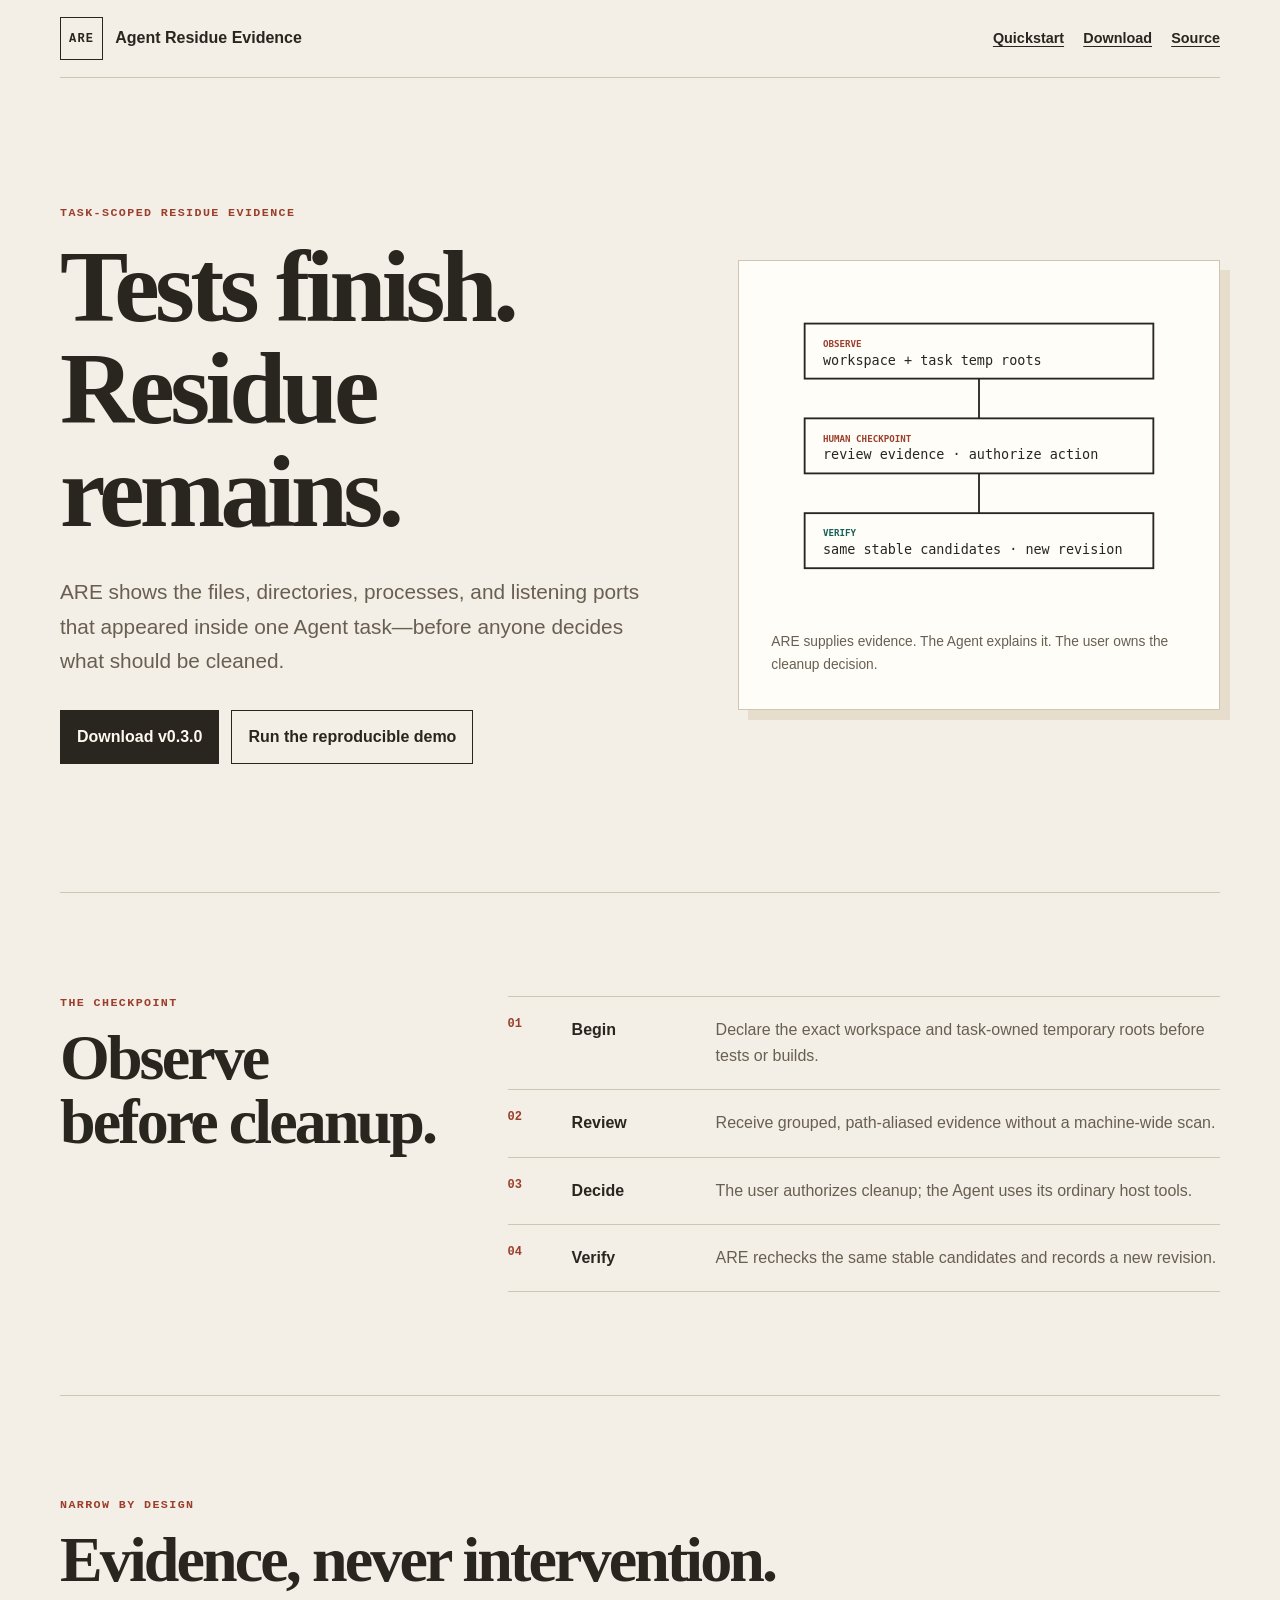
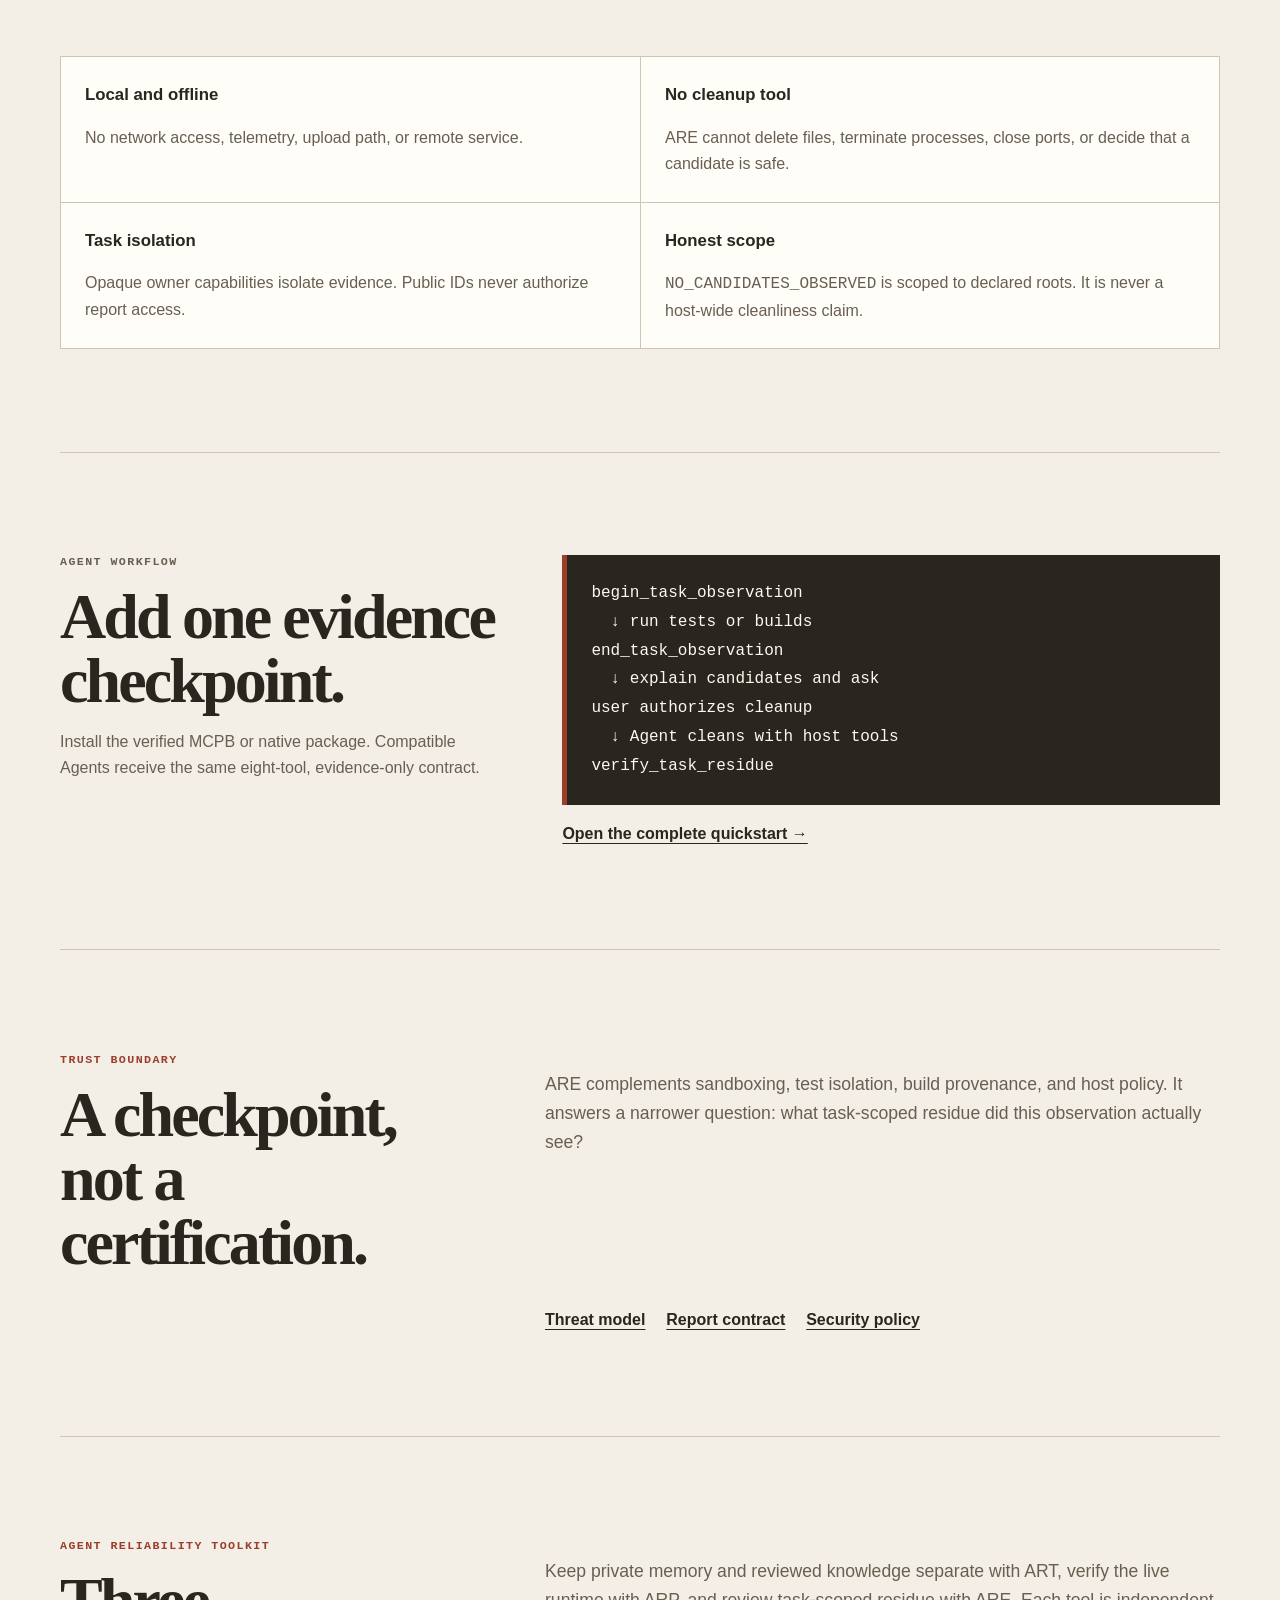
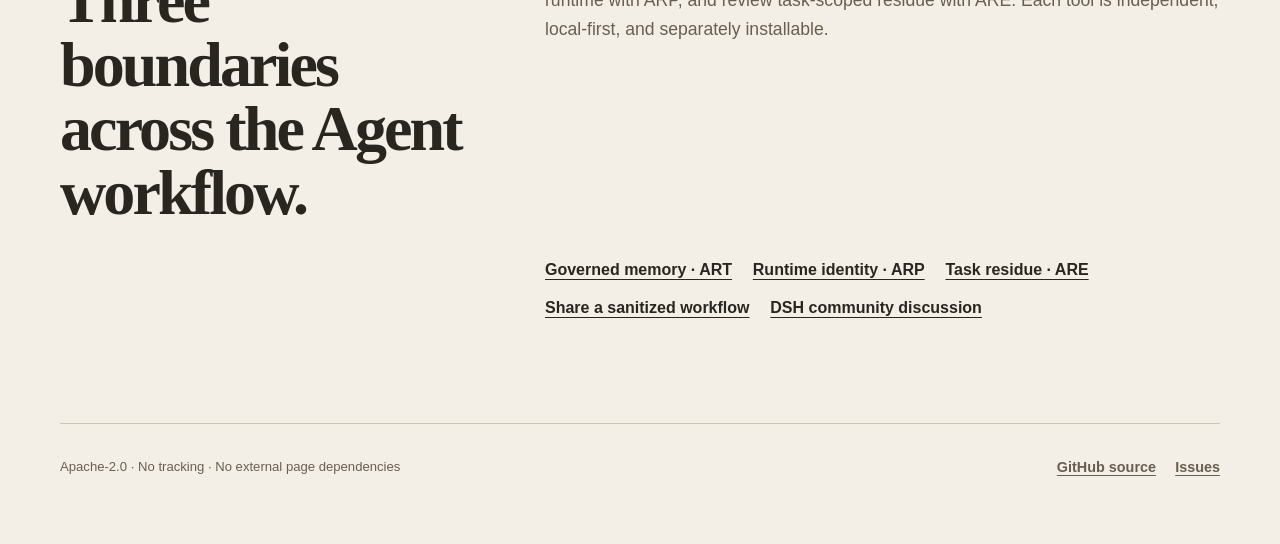
<file: site/index.html>
<!doctype html>
<html lang="en">
<head>
  <meta charset="utf-8">
  <meta name="viewport" content="width=device-width, initial-scale=1">
  <meta name="description" content="Local task-scoped evidence for files, processes, and listening ports left by Agent tests and builds.">
  <title>Agent Residue Evidence</title>
  <link rel="stylesheet" href="styles.css">
</head>
<body>
  <a class="skip-link" href="#main">Skip to content</a>
  <header class="masthead">
    <a class="wordmark" href="./" aria-label="Agent Residue Evidence home"><span>ARE</span> Agent Residue Evidence</a>
    <nav aria-label="Primary navigation">
      <a href="https://github.com/fantasyce/agent-residue-evidence/blob/main/docs/quickstart.md">Quickstart</a>
      <a href="https://github.com/fantasyce/agent-residue-evidence/releases/latest">Download</a>
      <a href="https://github.com/fantasyce/agent-residue-evidence">Source</a>
    </nav>
  </header>

  <main id="main">
    <section class="hero" aria-labelledby="hero-title">
      <div>
        <p class="eyebrow">Task-scoped residue evidence</p>
        <h1 id="hero-title">Tests finish. Residue remains.</h1>
        <p class="lede">ARE shows the files, directories, processes, and listening ports that appeared inside one Agent task—before anyone decides what should be cleaned.</p>
        <div class="actions">
          <a class="button primary" href="https://github.com/fantasyce/agent-residue-evidence/releases/latest">Download v0.3.0</a>
          <a class="button" href="https://github.com/fantasyce/agent-residue-evidence/blob/main/docs/demo.md">Run the reproducible demo</a>
        </div>
      </div>
      <figure class="evidence-card">
        <img src="are-residue-checkpoint.svg" alt="A test task flows through scoped observation, human review, authorized cleanup, and verification.">
        <figcaption>ARE supplies evidence. The Agent explains it. The user owns the cleanup decision.</figcaption>
      </figure>
    </section>

    <section class="workflow" aria-labelledby="workflow-title">
      <div><p class="eyebrow">The checkpoint</p><h2 id="workflow-title">Observe before cleanup.</h2></div>
      <ol>
        <li><span>01</span><strong>Begin</strong><p>Declare the exact workspace and task-owned temporary roots before tests or builds.</p></li>
        <li><span>02</span><strong>Review</strong><p>Receive grouped, path-aliased evidence without a machine-wide scan.</p></li>
        <li><span>03</span><strong>Decide</strong><p>The user authorizes cleanup; the Agent uses its ordinary host tools.</p></li>
        <li><span>04</span><strong>Verify</strong><p>ARE rechecks the same stable candidates and records a new revision.</p></li>
      </ol>
    </section>

    <section class="boundary" aria-labelledby="boundary-title">
      <div><p class="eyebrow">Narrow by design</p><h2 id="boundary-title">Evidence, never intervention.</h2></div>
      <div class="boundary-grid">
        <article><h3>Local and offline</h3><p>No network access, telemetry, upload path, or remote service.</p></article>
        <article><h3>No cleanup tool</h3><p>ARE cannot delete files, terminate processes, close ports, or decide that a candidate is safe.</p></article>
        <article><h3>Task isolation</h3><p>Opaque owner capabilities isolate evidence. Public IDs never authorize report access.</p></article>
        <article><h3>Honest scope</h3><p><code>NO_CANDIDATES_OBSERVED</code> is scoped to declared roots. It is never a host-wide cleanliness claim.</p></article>
      </div>
    </section>

    <section class="quickstart" aria-labelledby="quickstart-title">
      <div><p class="eyebrow">Agent workflow</p><h2 id="quickstart-title">Add one evidence checkpoint.</h2><p>Install the verified MCPB or native package. Compatible Agents receive the same eight-tool, evidence-only contract.</p></div>
      <pre aria-label="Agent Residue Evidence workflow"><code>begin_task_observation
  ↓ run tests or builds
end_task_observation
  ↓ explain candidates and ask
user authorizes cleanup
  ↓ Agent cleans with host tools
verify_task_residue</code></pre>
      <a class="text-link" href="https://github.com/fantasyce/agent-residue-evidence/blob/main/docs/quickstart.md">Open the complete quickstart →</a>
    </section>

    <section class="trust" aria-labelledby="trust-title">
      <div><p class="eyebrow">Trust boundary</p><h2 id="trust-title">A checkpoint, not a certification.</h2></div>
      <p>ARE complements sandboxing, test isolation, build provenance, and host policy. It answers a narrower question: what task-scoped residue did this observation actually see?</p>
      <div class="trust-links">
        <a href="https://github.com/fantasyce/agent-residue-evidence/blob/main/docs/threat-model.md">Threat model</a>
        <a href="https://github.com/fantasyce/agent-residue-evidence/blob/main/docs/report-contract.md">Report contract</a>
        <a href="https://github.com/fantasyce/agent-residue-evidence/blob/main/SECURITY.md">Security policy</a>
      </div>
    </section>

    <section class="trust toolkit" aria-labelledby="toolkit-title">
      <div><p class="eyebrow">Agent Reliability Toolkit</p><h2 id="toolkit-title">Three boundaries across the Agent workflow.</h2></div>
      <p>Keep private memory and reviewed knowledge separate with ART, verify the live runtime with ARP, and review task-scoped residue with ARE. Each tool is independent, local-first, and separately installable.</p>
      <div class="trust-links">
        <a href="https://github.com/fantasyce/agent-recall-trail">Governed memory · ART</a>
        <a href="https://github.com/fantasyce/agent-runtime-proof">Runtime identity · ARP</a>
        <a href="https://github.com/fantasyce/agent-residue-evidence">Task residue · ARE</a>
        <a href="https://github.com/fantasyce/agent-residue-evidence/issues/6">Share a sanitized workflow</a>
        <a href="https://github.com/deepseek-ai/deepseek-harness/discussions/6479">DSH community discussion</a>
      </div>
    </section>
  </main>

  <footer>
    <p>Apache-2.0 · No tracking · No external page dependencies</p>
    <nav aria-label="Footer navigation"><a href="https://github.com/fantasyce/agent-residue-evidence">GitHub source</a><a href="https://github.com/fantasyce/agent-residue-evidence/issues">Issues</a></nav>
  </footer>
</body>
</html>
</file>
<file: site/styles.css>
:root {
  color-scheme: light dark;
  --canvas: #f3efe6;
  --surface: #fffdf7;
  --ink: #29251f;
  --muted: #685f52;
  --line: #cfc5b4;
  --signal: #9b3e2b;
  --signal-ink: #fff8ef;
  --accent: #155f59;
  --code: #e7ddcc;
  --focus: #005fcc;
  --display: Charter, "Bitstream Charter", "Iowan Old Style", Georgia, serif;
  --body: ui-sans-serif, -apple-system, BlinkMacSystemFont, "Segoe UI", sans-serif;
  --mono: "SFMono-Regular", Consolas, "Liberation Mono", monospace;
}
* { box-sizing: border-box; }
html { scroll-behavior: smooth; }
body { margin: 0; background: var(--canvas); color: var(--ink); font-family: var(--body); line-height: 1.65; }
a { color: inherit; text-underline-offset: .22em; }
a:hover { color: var(--signal); }
a:focus-visible { outline: 3px solid var(--focus); outline-offset: 4px; }
.skip-link { position: absolute; left: 1rem; top: -5rem; z-index: 10; background: var(--surface); padding: .65rem 1rem; }
.skip-link:focus { top: 1rem; }
.masthead, main, footer { width: min(1160px, calc(100% - 2rem)); margin-inline: auto; }
.masthead { min-height: 78px; display: flex; align-items: center; justify-content: space-between; gap: 2rem; border-bottom: 1px solid var(--line); }
.wordmark { display: flex; align-items: center; gap: .75rem; font-weight: 750; text-decoration: none; }
.wordmark span { display: inline-grid; place-items: center; width: 2.7rem; aspect-ratio: 1; border: 1px solid; font: 750 .75rem var(--mono); letter-spacing: .1em; }
nav { display: flex; flex-wrap: wrap; gap: 1.2rem; }
nav a { font-size: .9rem; font-weight: 700; }
main > section { border-bottom: 1px solid var(--line); }
.hero { display: grid; grid-template-columns: 1.1fr .9fr; gap: clamp(2rem, 7vw, 6rem); align-items: center; padding: clamp(4rem, 10vw, 8rem) 0; }
.eyebrow { margin: 0 0 1rem; color: var(--signal); font: 750 .73rem var(--mono); letter-spacing: .12em; text-transform: uppercase; }
h1, h2 { margin: 0; font-family: var(--display); font-weight: 600; line-height: 1; letter-spacing: -.045em; text-wrap: balance; }
h1 { max-width: 11ch; font-size: clamp(3.5rem, 8vw, 7rem); }
h2 { font-size: clamp(2.4rem, 5vw, 4.5rem); }
h3 { margin: 0 0 .55rem; font-size: 1.05rem; }
.lede { max-width: 59ch; margin: 2rem 0; color: var(--muted); font-size: clamp(1.08rem, 1.7vw, 1.3rem); }
.actions { display: flex; flex-wrap: wrap; gap: .75rem; }
.button { display: inline-block; padding: .8rem 1rem; border: 1px solid var(--ink); font-weight: 750; text-decoration: none; }
.button.primary { background: var(--ink); color: var(--signal-ink); }
.button:hover { border-color: var(--signal); }
.button.primary:hover { background: var(--signal); color: var(--signal-ink); }
.evidence-card { margin: 0; padding: clamp(1rem, 3vw, 2rem); background: var(--surface); border: 1px solid var(--line); box-shadow: 10px 10px 0 var(--code); }
.evidence-card img { display: block; width: 100%; height: auto; }
.evidence-card figcaption { margin-top: 1.25rem; color: var(--muted); font-size: .86rem; }
.workflow { display: grid; grid-template-columns: .7fr 1.3fr; gap: 4rem; padding: clamp(4rem, 8vw, 7rem) 0; }
.workflow ol { list-style: none; margin: 0; padding: 0; border-top: 1px solid var(--line); }
.workflow li { display: grid; grid-template-columns: 3rem 8rem 1fr; gap: 1rem; padding: 1.25rem 0; border-bottom: 1px solid var(--line); align-items: start; }
.workflow li span { color: var(--signal); font: 700 .75rem var(--mono); }
.workflow li p { margin: 0; color: var(--muted); }
.boundary { padding: clamp(4rem, 8vw, 7rem) 0; }
.boundary-grid { display: grid; grid-template-columns: repeat(2, 1fr); margin-top: 4rem; border: 1px solid var(--line); }
.boundary-grid article { padding: 1.5rem; background: var(--surface); }
.boundary-grid article:nth-child(even) { border-left: 1px solid var(--line); }
.boundary-grid article:nth-child(n+3) { border-top: 1px solid var(--line); }
.boundary-grid p { margin-bottom: 0; color: var(--muted); }
code, pre { font-family: var(--mono); }
.quickstart { display: grid; grid-template-columns: .8fr 1.2fr; gap: 1rem 4rem; align-items: start; padding: clamp(4rem, 8vw, 7rem) 0; }
.quickstart p, .trust > p { color: var(--muted); }
pre { margin: 0; padding: 1.5rem; overflow-x: auto; background: var(--ink); color: #fff8ef; border-left: 5px solid var(--signal); line-height: 1.8; }
.text-link { grid-column: 2; font-weight: 750; }
.trust { display: grid; grid-template-columns: .75fr 1.25fr; gap: 2rem 5rem; padding: clamp(4rem, 8vw, 7rem) 0; }
.trust > p { font-size: 1.1rem; }
.trust-links { grid-column: 2; display: flex; flex-wrap: wrap; gap: .7rem 1.3rem; font-weight: 700; }
footer { display: flex; justify-content: space-between; gap: 2rem; padding: 2rem 0 4rem; color: var(--muted); font-size: .82rem; }
footer p { margin: 0; }
@media (prefers-color-scheme: dark) {
  :root { --canvas: #191714; --surface: #24211c; --ink: #f4ecdf; --muted: #c2b7a7; --line: #554d42; --signal: #ef8c70; --signal-ink: #1d1713; --accent: #68bdb3; --code: #332d26; --focus: #8bbcff; }
  .button.primary { background: var(--ink); color: #29251f; }
}
@media (max-width: 760px) {
  .masthead { align-items: flex-start; padding: 1rem 0; }
  .masthead nav { justify-content: flex-end; gap: .6rem 1rem; }
  .wordmark { max-width: 10rem; line-height: 1.2; }
  .hero, .workflow, .quickstart, .trust { grid-template-columns: 1fr; gap: 2.5rem; }
  h1 { font-size: clamp(3.4rem, 17vw, 5.5rem); }
  .workflow li { grid-template-columns: 2.5rem 6rem 1fr; }
  .boundary-grid { grid-template-columns: 1fr; }
  .boundary-grid article:nth-child(even) { border-left: 0; }
  .boundary-grid article + article { border-top: 1px solid var(--line); }
  .text-link, .trust-links { grid-column: 1; }
  footer { flex-direction: column; }
}
@media (prefers-reduced-motion: reduce) { html { scroll-behavior: auto; } }
</file>
